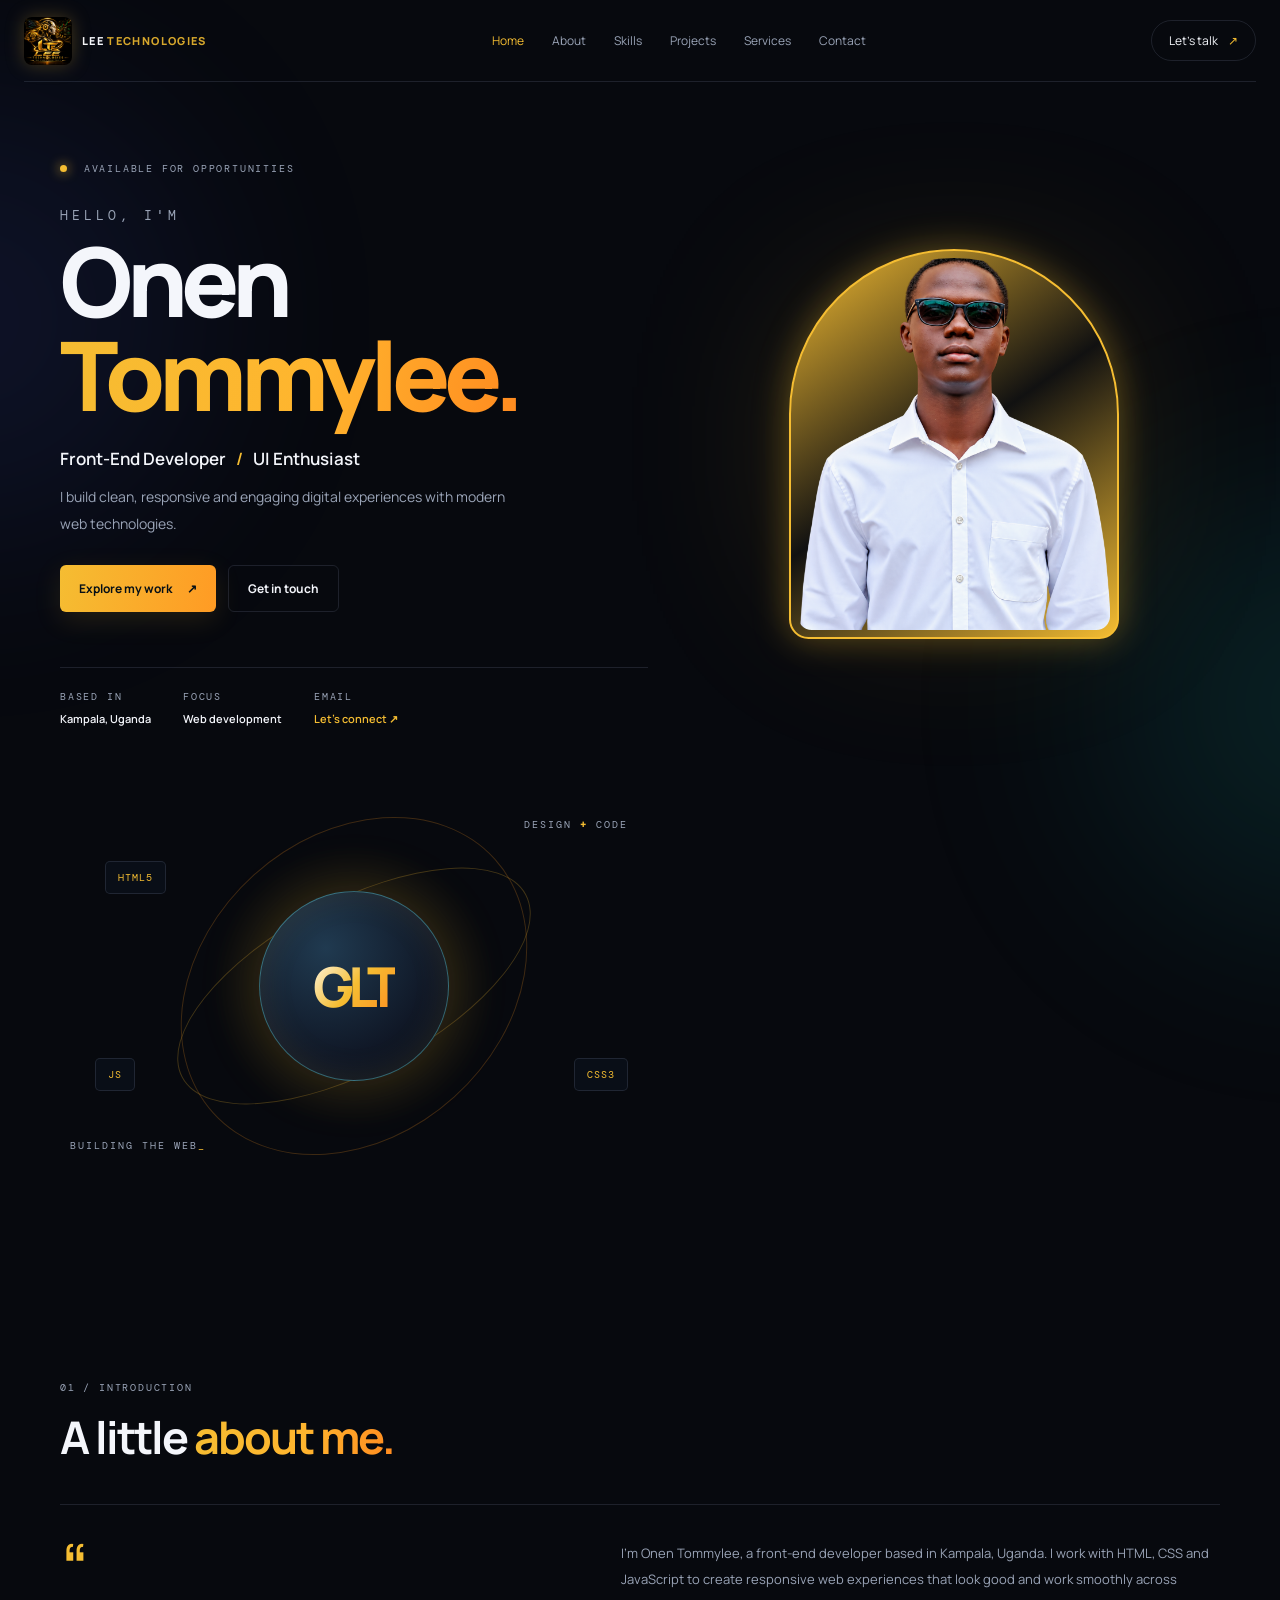
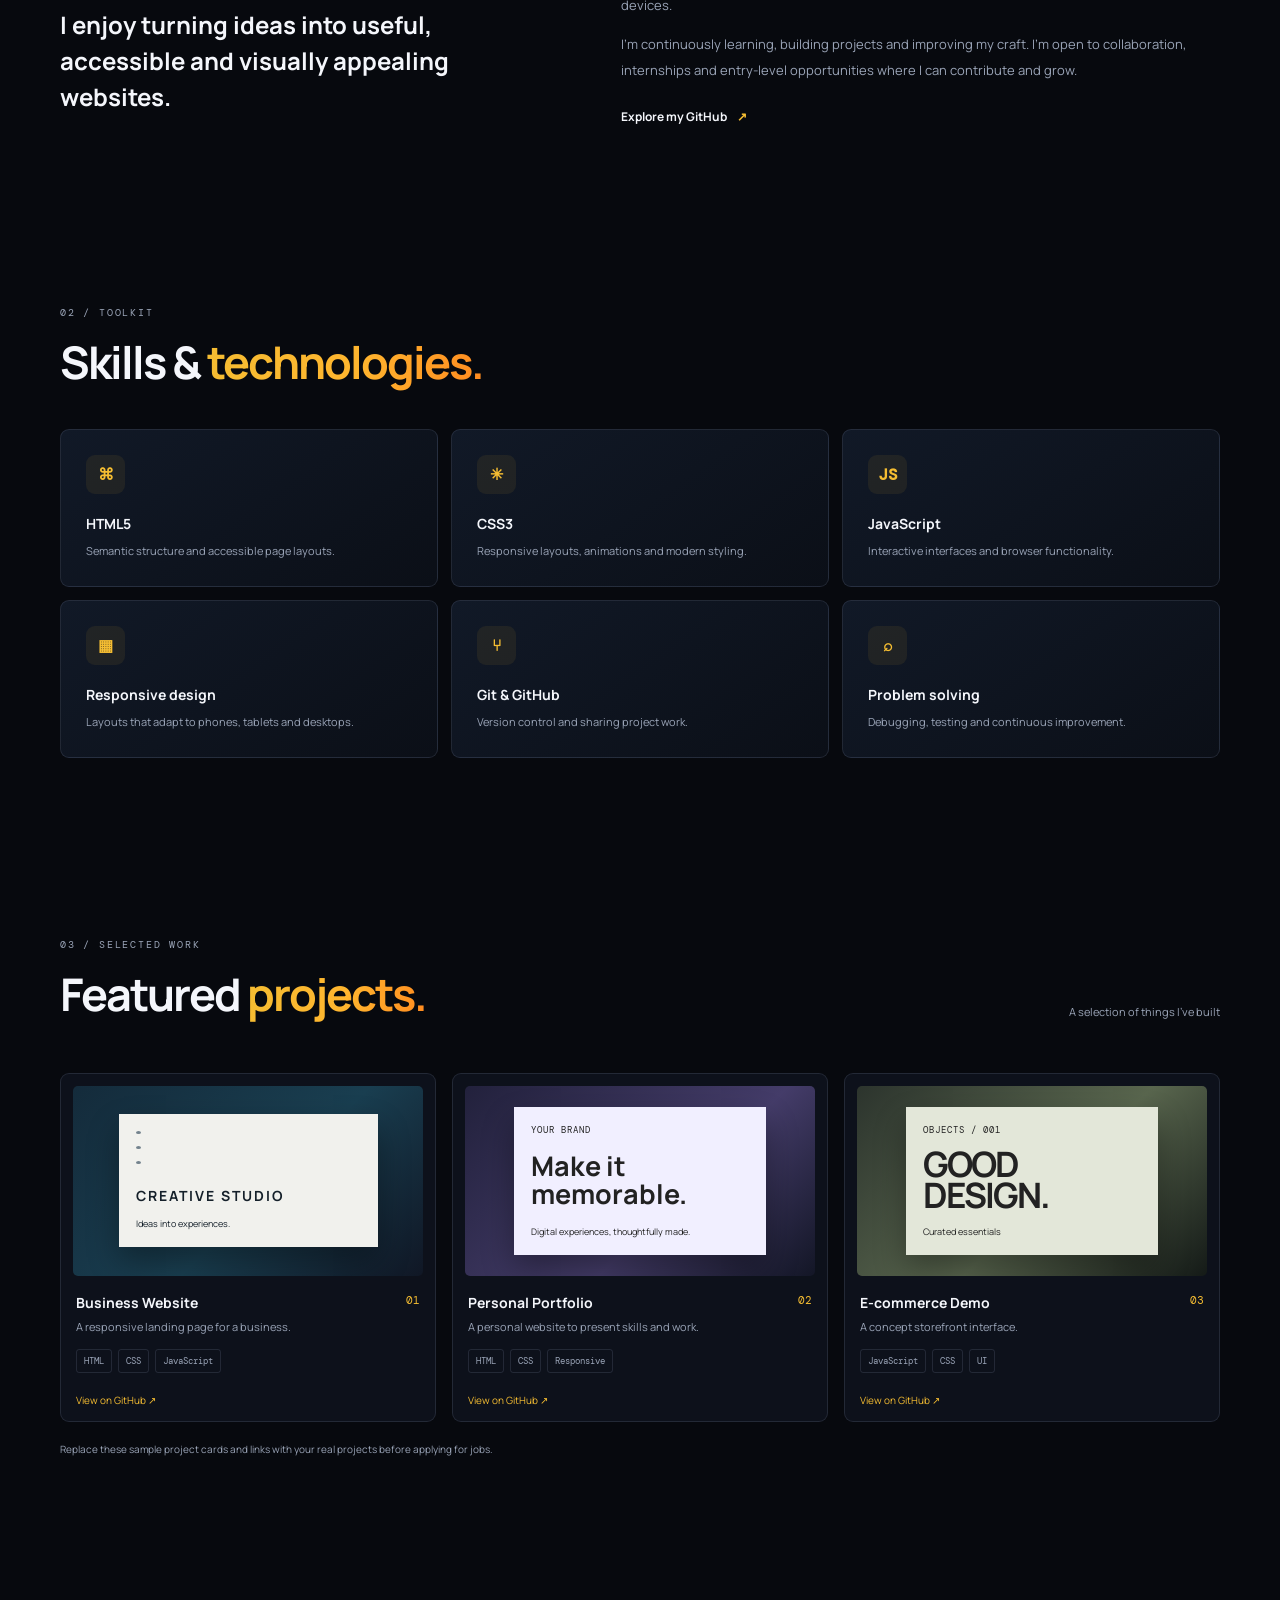
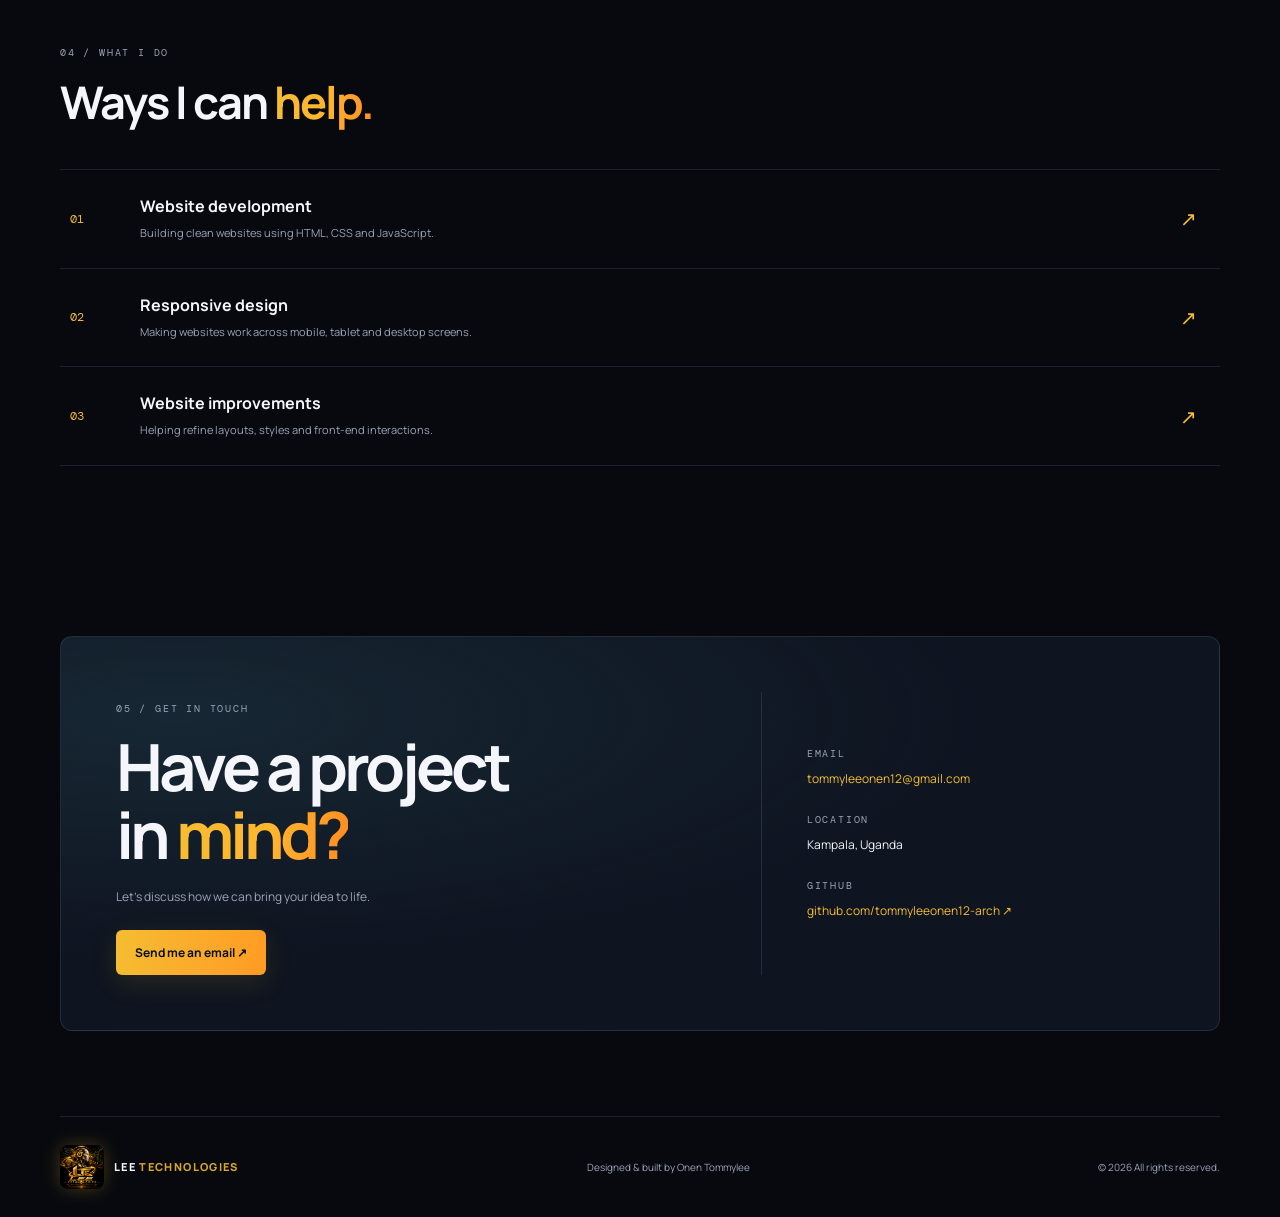
<file: index.html>
<!DOCTYPE html>
<html lang="en">
<head>
  <meta charset="UTF-8">
  <meta name="viewport" content="width=device-width, initial-scale=1.0">
  <meta name="description" content="Portfolio of Onen Tommylee, a front-end web developer based in Kampala, Uganda.">
  <title>Onen Tommylee | Front-End Developer</title>
  <link rel="preconnect" href="https://fonts.googleapis.com">
  <link rel="preconnect" href="https://fonts.gstatic.com" crossorigin>
  <link href="https://fonts.googleapis.com/css2?family=DM+Mono:wght@400;500&family=Manrope:wght@400;500;600;700;800&display=swap" rel="stylesheet">
  <link rel="stylesheet" href="styles.css">
  <script src="script.js" defer></script>
</head>
<body>
  <div class="ambient ambient-one"></div>
  <div class="ambient ambient-two"></div>
  <header class="site-header">
    <a class="brand" href="#home" aria-label="Lee Technologies home"><img class="brand-logo" src="golden-lee-technologies-logo.png" alt="Golden Lee Technologies logo"><span class="brand-name">LEE <span class="muted">TECHNOLOGIES</span></span></a>
    <button class="menu-toggle" aria-label="Open navigation" aria-expanded="false">☰</button>
    <nav class="nav-links" aria-label="Main navigation">
      <a href="#home" class="active">Home</a><a href="#about">About</a><a href="#skills">Skills</a>
      <a href="#projects">Projects</a><a href="#services">Services</a><a href="#contact">Contact</a>
    </nav>
    <a class="header-cta" href="#contact">Let's talk <span>↗</span></a>
  </header>

  <main>
    <section class="hero section-wrap" id="home">
      <div class="hero-copy">
        <div class="eyebrow"><span class="status-dot"></span> AVAILABLE FOR OPPORTUNITIES</div>
        <p class="hello">HELLO, I'M</p>
        <h1>Onen<br><span class="gradient-text">Tommylee.</span></h1>
        <h2>Front-End Developer <span class="slash">/</span> UI Enthusiast</h2>
        <p class="hero-description">I build clean, responsive and engaging digital experiences with modern web technologies.</p>
        <div class="hero-actions">
          <a class="button button-primary" href="#projects">Explore my work <span>↗</span></a>
          <a class="button button-ghost" href="#contact">Get in touch</a>
        </div>
        <div class="hero-meta">
          <div><span class="meta-label">BASED IN</span><strong>Kampala, Uganda</strong></div>
          <div><span class="meta-label">FOCUS</span><strong>Web development</strong></div>
          <div><span class="meta-label">EMAIL</span><a href="mailto:tommyleeonen12@gmail.com">Let's connect ↗</a></div>
        </div>
      </div>
      <div class="profile-container">
        <div class="profile-frame">
          <img src="profile.png" alt="Onen Tommylee" class="profile-image">
        </div>
        <div class="profile-glow"></div>
      </div>
      <div class="hero-art" aria-label="Golden Lee Technologies branding and futuristic digital artwork">
        <div class="orbit orbit-a"></div><div class="orbit orbit-b"></div>
        <div class="core"><span>GLT</span></div>
        <div class="art-label label-top">DESIGN <b>+</b> CODE</div>
        <div class="art-label label-bottom">BUILDING THE WEB<span>_</span></div>
        <div class="tiny-chip chip-one">HTML5</div><div class="tiny-chip chip-two">CSS3</div>
        <div class="tiny-chip chip-three">JS</div>
      </div>
    </section>

    <section class="section-wrap section-block" id="about">
      <div class="section-heading"><p class="eyebrow">01 / INTRODUCTION</p><h2>A little <span class="gradient-text">about me.</span></h2></div>
      <div class="about-grid">
        <div class="about-lead"><span class="big-quote">“</span><p>I enjoy turning ideas into useful, accessible and visually appealing websites.</p></div>
        <div class="about-text"><p>I'm Onen Tommylee, a front-end developer based in Kampala, Uganda. I work with HTML, CSS and JavaScript to create responsive web experiences that look good and work smoothly across devices.</p><p>I'm continuously learning, building projects and improving my craft. I'm open to collaboration, internships and entry-level opportunities where I can contribute and grow.</p><a class="text-link" href="https://github.com/tommyleeonen12" target="_blank" rel="noreferrer">Explore my GitHub <span>↗</span></a></div>
      </div>
    </section>

    <section class="section-wrap section-block" id="skills">
      <div class="section-heading"><p class="eyebrow">02 / TOOLKIT</p><h2>Skills & <span class="gradient-text">technologies.</span></h2></div>
      <div class="skill-grid">
        <article class="skill-card"><span class="skill-icon">⌘</span><h3>HTML5</h3><p>Semantic structure and accessible page layouts.</p></article>
        <article class="skill-card"><span class="skill-icon">✳</span><h3>CSS3</h3><p>Responsive layouts, animations and modern styling.</p></article>
        <article class="skill-card"><span class="skill-icon">JS</span><h3>JavaScript</h3><p>Interactive interfaces and browser functionality.</p></article>
        <article class="skill-card"><span class="skill-icon">▦</span><h3>Responsive design</h3><p>Layouts that adapt to phones, tablets and desktops.</p></article>
        <article class="skill-card"><span class="skill-icon">⑂</span><h3>Git & GitHub</h3><p>Version control and sharing project work.</p></article>
        <article class="skill-card"><span class="skill-icon">⌕</span><h3>Problem solving</h3><p>Debugging, testing and continuous improvement.</p></article>
      </div>
    </section>

    <section class="section-wrap section-block" id="projects">
      <div class="section-heading heading-row"><div><p class="eyebrow">03 / SELECTED WORK</p><h2>Featured <span class="gradient-text">projects.</span></h2></div><span class="section-note">A selection of things I've built</span></div>
      <div class="project-grid">
        <article class="project-card"><div class="project-visual visual-one"><span class="visual-window"><i></i><i></i><i></i><b>CREATIVE STUDIO</b><small>Ideas into experiences.</small></span></div><div class="project-info"><div><h3>Business Website</h3><p>A responsive landing page for a business.</p></div><span class="project-number">01</span></div><div class="tags"><span>HTML</span><span>CSS</span><span>JavaScript</span></div><a class="project-link" href="https://github.com/tommyleeonen12-arch" target="_blank" rel="noreferrer">View on GitHub ↗</a></article>
        <article class="project-card"><div class="project-visual visual-two"><div class="mini-dashboard"><span>YOUR BRAND</span><b>Make it<br>memorable.</b><small>Digital experiences, thoughtfully made.</small></div></div><div class="project-info"><div><h3>Personal Portfolio</h3><p>A personal website to present skills and work.</p></div><span class="project-number">02</span></div><div class="tags"><span>HTML</span><span>CSS</span><span>Responsive</span></div><a class="project-link" href="https://github.com/tommyleeonen12-arch" target="_blank" rel="noreferrer">View on GitHub ↗</a></article>
        <article class="project-card"><div class="project-visual visual-three"><div class="shop-mock"><span>OBJECTS / 001</span><b>GOOD<br>DESIGN.</b><small>Curated essentials</small></div></div><div class="project-info"><div><h3>E-commerce Demo</h3><p>A concept storefront interface.</p></div><span class="project-number">03</span></div><div class="tags"><span>JavaScript</span><span>CSS</span><span>UI</span></div><a class="project-link" href="https://github.com/tommyleeonen12-arch" target="_blank" rel="noreferrer">View on GitHub ↗</a></article>
      </div>
      <p class="project-disclaimer">Replace these sample project cards and links with your real projects before applying for jobs.</p>
    </section>

    <section class="section-wrap section-block" id="services">
      <div class="section-heading"><p class="eyebrow">04 / WHAT I DO</p><h2>Ways I can <span class="gradient-text">help.</span></h2></div>
      <div class="service-list">
        <div class="service-row"><span class="service-index">01</span><div><h3>Website development</h3><p>Building clean websites using HTML, CSS and JavaScript.</p></div><span class="service-arrow">↗</span></div>
        <div class="service-row"><span class="service-index">02</span><div><h3>Responsive design</h3><p>Making websites work across mobile, tablet and desktop screens.</p></div><span class="service-arrow">↗</span></div>
        <div class="service-row"><span class="service-index">03</span><div><h3>Website improvements</h3><p>Helping refine layouts, styles and front-end interactions.</p></div><span class="service-arrow">↗</span></div>
      </div>
    </section>

    <section class="section-wrap contact-section section-block" id="contact">
      <div class="contact-panel">
        <div><p class="eyebrow">05 / GET IN TOUCH</p><h2>Have a project<br>in <span class="gradient-text">mind?</span></h2><p class="contact-copy">Let's discuss how we can bring your idea to life.</p><a class="button button-primary" href="mailto:tommyleeonen12@gmail.com?subject=Let's%20work%20together">Send me an email ↗</a></div>
        <div class="contact-details"><span class="meta-label">EMAIL</span><a href="mailto:tommyleeonen12@gmail.com">tommyleeonen12@gmail.com</a><span class="meta-label">LOCATION</span><p>Kampala, Uganda</p><span class="meta-label">GITHUB</span><a href="https://github.com/tommyleeonen12-arch" target="_blank" rel="noreferrer">github.com/tommyleeonen12-arch ↗</a></div>
      </div>
    </section>
  </main>
  <footer class="site-footer section-wrap"><a class="brand" href="#home" aria-label="Golden Lee Technologies home"><img class="brand-logo" src="golden-lee-technologies-logo.png" alt="Golden Lee Technologies logo"><span class="brand-name">LEE <span class="muted">TECHNOLOGIES</span></span></a><p>Designed & built by Onen Tommylee</p><p>© <span id="year"></span> All rights reserved.</p></footer>
</body>
</html>
</file>
<file: styles.css>
:root{--bg:#07090e;--panel:#0d111b;--panel2:#111827;--text:#f4f6fb;--muted:#9aa4b7;--line:rgba(167,184,215,.14);--cyan:#f5bd32;--purple:#ff8a1f;--mono:"DM Mono",monospace;--sans:"Manrope",sans-serif}
*{box-sizing:border-box}html{scroll-behavior:smooth;scroll-padding-top:90px}body{margin:0;background:var(--bg);color:var(--text);font-family:var(--sans);overflow-x:hidden}a{color:inherit;text-decoration:none}.ambient{position:fixed;width:420px;height:420px;border-radius:50%;filter:blur(120px);opacity:.12;pointer-events:none;z-index:-1}.ambient-one{background:#4c63ff;top:12%;left:-240px}.ambient-two{background:#18d6d0;right:-250px;top:55%}.section-wrap{width:min(1160px,calc(100% - 48px));margin-inline:auto}.site-header{height:82px;width:min(1240px,calc(100% - 48px));margin:auto;display:flex;align-items:center;justify-content:space-between;border-bottom:1px solid var(--line);position:relative;z-index:5}.brand{display:flex;align-items:center;gap:11px;font-size:13px;font-weight:800;letter-spacing:2px}.brand-mark{display:grid;place-items:center;width:36px;height:36px;border:1px solid rgba(98,232,237,.55);border-radius:10px;color:var(--cyan);font-family:var(--mono);letter-spacing:-1px}.muted{color:var(--muted)}.nav-links{display:flex;gap:28px}.nav-links a{font-size:12px;color:var(--muted);transition:.2s}.nav-links a:hover,.nav-links a.active{color:var(--cyan)}.header-cta{font-size:12px;border:1px solid var(--line);border-radius:30px;padding:11px 17px}.header-cta span,.text-link span{color:var(--cyan);margin-left:8px}.menu-toggle{display:none;background:none;border:0;color:white;font-size:25px}
.hero{min-height:650px;display:grid;grid-template-columns:1.05fr .95fr;align-items:center;gap:40px;padding-block:80px}.eyebrow,.meta-label{font-family:var(--mono);font-size:10px;letter-spacing:1.8px;color:var(--muted)}.status-dot{display:inline-block;width:7px;height:7px;background:#f5bd32;border-radius:50%;margin-right:9px;box-shadow:0 0 12px #f5bd32}.hello{font-family:var(--mono);font-size:13px;letter-spacing:4px;color:var(--muted);margin:32px 0 10px}.hero h1{font-size:clamp(56px,8vw,96px);line-height:.98;letter-spacing:-6px;margin:0;font-weight:800}.gradient-text{background:linear-gradient(100deg,var(--cyan),#ffb52e 55%,var(--purple));-webkit-background-clip:text;background-clip:text;color:transparent}.hero h2{font-size:17px;font-weight:600;margin:25px 0 12px}.slash{color:var(--cyan);padding-inline:7px}.hero-description{color:var(--muted);font-size:14px;line-height:1.9;max-width:470px}.hero-actions{display:flex;gap:12px;margin-top:28px}.button{display:inline-flex;align-items:center;gap:15px;padding:14px 19px;border-radius:6px;font-size:12px;font-weight:700;transition:transform .2s,box-shadow .2s}.button:hover{transform:translateY(-3px)}.button-primary{background:linear-gradient(100deg,#f5bd32,#ff9b24);color:#071016;box-shadow:0 8px 28px #f5bd321f}.button-ghost{border:1px solid var(--line);color:var(--text)}.hero-meta{display:flex;gap:32px;margin-top:55px;padding-top:22px;border-top:1px solid var(--line)}.hero-meta div{display:flex;flex-direction:column;gap:8px}.hero-meta strong,.hero-meta a{font-size:11px;font-weight:600}.hero-meta a{color:var(--cyan)}.hero-art{height:440px;position:relative;display:grid;place-items:center;isolation:isolate}.hero-art:before{content:"";position:absolute;width:300px;height:300px;border-radius:50%;background:radial-gradient(circle,#f5bd322b,transparent 68%);filter:blur(8px)}.core{width:190px;height:190px;border-radius:50%;display:grid;place-items:center;background:radial-gradient(circle at 35% 30%,#203a50,#101827 60%,#080b13);border:1px solid #71e4e866;box-shadow:0 0 65px #f5bd322a,inset 0 0 35px #ffd36a19;z-index:2}.core span{font-size:55px;font-weight:800;letter-spacing:-6px;background:linear-gradient(130deg,#fff,var(--cyan),var(--purple));color:transparent;background-clip:text}.orbit{position:absolute;border:1px solid #f5bd323d;border-radius:50%;transform:rotate(-28deg)}.orbit-a{width:390px;height:170px}.orbit-b{width:300px;height:380px;transform:rotate(48deg);border-color:#ff9b2438}.art-label,.tiny-chip{position:absolute;font-family:var(--mono);font-size:10px;letter-spacing:2px;color:var(--muted)}.art-label b,.label-bottom span{color:var(--cyan)}.label-top{top:52px;right:20px}.label-bottom{bottom:54px;left:10px}.tiny-chip{padding:9px 12px;border:1px solid var(--line);border-radius:5px;background:#0b111bcc;color:var(--cyan);letter-spacing:1px}.chip-one{top:95px;left:45px}.chip-two{right:20px;bottom:115px}.chip-three{left:35px;bottom:115px}
.section-block{padding-block:85px}.section-heading{margin-bottom:36px}.section-heading h2{font-size:clamp(30px,4vw,45px);letter-spacing:-2px;margin:12px 0}.about-grid{display:grid;grid-template-columns:.9fr 1.1fr;gap:70px;border-top:1px solid var(--line);padding-top:35px}.about-lead{position:relative}.big-quote{font-size:80px;line-height:.8;color:var(--cyan)}.about-lead p{font-size:24px;line-height:1.5;font-weight:700;margin:0;max-width:390px}.about-text p{color:var(--muted);font-size:13px;line-height:2;margin-top:0}.text-link{display:inline-block;margin-top:12px;font-size:12px;font-weight:700}.skill-grid{display:grid;grid-template-columns:repeat(3,1fr);gap:13px}.skill-card{padding:25px;background:linear-gradient(145deg,#111927,#0b0f17);border:1px solid var(--line);border-radius:9px;transition:.25s}.skill-card:hover,.project-card:hover{transform:translateY(-5px);border-color:#f5bd3266}.skill-icon{display:grid;place-items:center;width:39px;height:39px;border-radius:9px;background:#f5bd3212;color:var(--cyan);font-family:var(--mono);font-weight:700}.skill-card h3{font-size:14px;margin:20px 0 8px}.skill-card p,.project-info p,.service-row p{font-size:11px;color:var(--muted);line-height:1.8;margin:0}.heading-row{display:flex;justify-content:space-between;align-items:end}.section-note{font-size:11px;color:var(--muted);padding-bottom:18px}.project-grid{display:grid;grid-template-columns:repeat(3,1fr);gap:16px}.project-card{background:var(--panel);border:1px solid var(--line);border-radius:9px;padding:12px;transition:.25s}.project-visual{height:190px;border-radius:5px;display:grid;place-items:center;overflow:hidden;position:relative}.visual-one{background:linear-gradient(135deg,#142b3b,#193e50 55%,#101725)}.visual-two{background:linear-gradient(135deg,#22213c,#443c69 60%,#131626)}.visual-three{background:linear-gradient(135deg,#2c342d,#59664e 55%,#141a17)}.visual-window{width:74%;height:70%;background:#f1f1ed;color:#15202a;padding:17px;display:flex;flex-direction:column;gap:12px;box-shadow:0 15px 30px #0005}.visual-window i{display:inline-block;width:5px;height:5px;border-radius:50%;background:#73828d;margin-right:4px}.visual-window b{font-size:14px;letter-spacing:2px;margin-top:10px}.visual-window small{font-size:9px}.mini-dashboard,.shop-mock{width:72%;height:78%;padding:17px;background:#f1efff;color:#222;display:flex;flex-direction:column;justify-content:space-between;box-shadow:0 15px 30px #0005}.mini-dashboard span,.shop-mock span{font:9px var(--mono);letter-spacing:1px}.mini-dashboard b{font-size:27px;line-height:1.05}.mini-dashboard small,.shop-mock small{font-size:9px}.shop-mock{background:#e3e7d9}.shop-mock b{font-size:35px;line-height:.9;letter-spacing:-2px}.project-info{display:flex;justify-content:space-between;gap:10px;margin:17px 3px 12px}.project-info h3{font-size:14px;margin:0 0 5px}.project-number{font:11px var(--mono);color:var(--cyan)}.tags{display:flex;gap:6px;margin:0 3px 14px}.tags span{font:9px var(--mono);color:var(--muted);border:1px solid var(--line);padding:5px 7px;border-radius:3px}.project-link{font-size:10px;color:var(--cyan);margin:0 3px}.project-disclaimer{font-size:10px;color:var(--muted);margin-top:20px}.service-list{border-top:1px solid var(--line)}.service-row{display:grid;grid-template-columns:70px 1fr 30px;align-items:center;padding:25px 10px;border-bottom:1px solid var(--line)}.service-index{font:12px var(--mono);color:var(--cyan)}.service-row h3{font-size:16px;margin:0 0 6px}.service-arrow{color:var(--cyan);font-size:20px}.contact-panel{display:grid;grid-template-columns:1.2fr .8fr;gap:40px;padding:55px;background:radial-gradient(ellipse at 10% 20%,#24445166,transparent 55%),#0e1420;border:1px solid var(--line);border-radius:12px}.contact-panel h2{font-size:clamp(42px,6vw,65px);letter-spacing:-4px;line-height:1.05;margin:18px 0}.contact-copy{font-size:12px;color:var(--muted);margin-bottom:25px}.contact-details{display:flex;flex-direction:column;align-items:flex-start;justify-content:center;gap:10px;border-left:1px solid var(--line);padding-left:45px}.contact-details .meta-label:not(:first-child){margin-top:16px}.contact-details a,.contact-details p{font-size:12px;margin:0}.contact-details a{color:var(--cyan)}.site-footer{display:flex;align-items:center;justify-content:space-between;padding-block:28px;border-top:1px solid var(--line);color:var(--muted);font-size:10px}.site-footer .brand{color:var(--text)}.reveal{opacity:0;transform:translateY(18px);transition:opacity .7s,transform .7s}.reveal.visible{opacity:1;transform:none}
@media(max-width:850px){.nav-links{gap:14px}.nav-links a{font-size:10px}.hero{grid-template-columns:1fr .8fr}.hero-meta{gap:16px}.hero-meta strong,.hero-meta a{font-size:10px}.project-grid{grid-template-columns:1fr 1fr}.project-card:last-child{grid-column:span 2}.about-grid{gap:35px}}
@media(max-width:650px){.section-wrap,.site-header{width:calc(100% - 34px)}.site-header{height:70px}.menu-toggle{display:block;order:3}.header-cta{margin-left:auto;margin-right:15px}.nav-links{display:none;position:absolute;top:69px;left:0;right:0;padding:18px;background:#0b101a;border:1px solid var(--line);border-radius:8px;flex-direction:column;gap:18px}.nav-links.open{display:flex}.nav-links a{font-size:13px}.hero{grid-template-columns:1fr;padding-block:65px 35px;gap:0}.hero h1{font-size:68px}.hero-art{height:330px;max-width:420px;width:100%;margin:auto}.core{width:145px;height:145px}.core span{font-size:43px}.orbit-a{width:300px;height:135px}.orbit-b{height:300px;width:230px}.hero-meta{flex-wrap:wrap;gap:18px 25px;margin-top:38px}.hero-meta div{min-width:105px}.section-block{padding-block:60px}.about-grid{grid-template-columns:1fr;gap:25px}.about-lead p{font-size:21px}.skill-grid{grid-template-columns:1fr 1fr}.project-grid{grid-template-columns:1fr}.project-card:last-child{grid-column:auto}.heading-row{display:block}.section-note{display:block;padding:0}.contact-panel{grid-template-columns:1fr;padding:30px 23px;gap:30px}.contact-details{border-left:0;border-top:1px solid var(--line);padding:25px 0 0}.site-footer{flex-wrap:wrap;gap:15px}.site-footer p{margin:0}.service-row{grid-template-columns:42px 1fr 20px}.service-row h3{font-size:14px}}
@media(prefers-reduced-motion:reduce){html{scroll-behavior:auto}*,*::before,*::after{animation-duration:.01ms!important;transition-duration:.01ms!important}}

/* Golden Lee Technologies brand logo */
.brand { gap: 10px; min-width: 0; }
.brand-logo { width: 48px; height: 48px; object-fit: contain; display: block; border-radius: 8px; filter: drop-shadow(0 0 9px #f5bd3240); }
.brand-name { font-size: 11px; letter-spacing: 1.35px; white-space: nowrap; }
.brand-name .muted { color: #d6a72c; }
.site-footer .brand-logo { width: 44px; height: 44px; }
@media(max-width:650px) {
  .brand-logo { width: 40px; height: 40px; }
  .brand-name { font-size: 9px; letter-spacing: .8px; }
}
/* Profile image container */
.profile-container {
    position: relative;
    width: 330px;
    height: 390px;
    display: flex;
    justify-content: center;
    align-items: center;
    margin: auto;
}

/* Gold futuristic frame */
.profile-frame {
    position: relative;
    width: 100%;
    height: 100%;
    padding: 7px;
    border: 2px solid #f5bd32;
    border-radius: 170px 170px 20px 20px;
    background: linear-gradient(
        145deg,
        #f5bd32,
        #111,
        #f5bd32
    );
    box-shadow: 0 0 35px rgba(245, 189, 50, 0.35);
    overflow: hidden;
    z-index: 2;
}

/* Actual photograph */
.profile-image {
    width: 100%;
    height: 100%;
    object-fit: cover;
    object-position: center 20%;
    border-radius: 160px 160px 14px 14px;
    display: block;
}

/* Golden glow */
.profile-glow {
    position: absolute;
    width: 280px;
    height: 280px;
    background: #f5bd32;
    filter: blur(100px);
    opacity: 0.18;
    z-index: 1;
}

/* Mobile responsiveness */
@media (max-width: 768px) {
    .profile-container {
        width: 250px;
        height: 310px;
        margin-top: 35px;
    }
}
</file>
